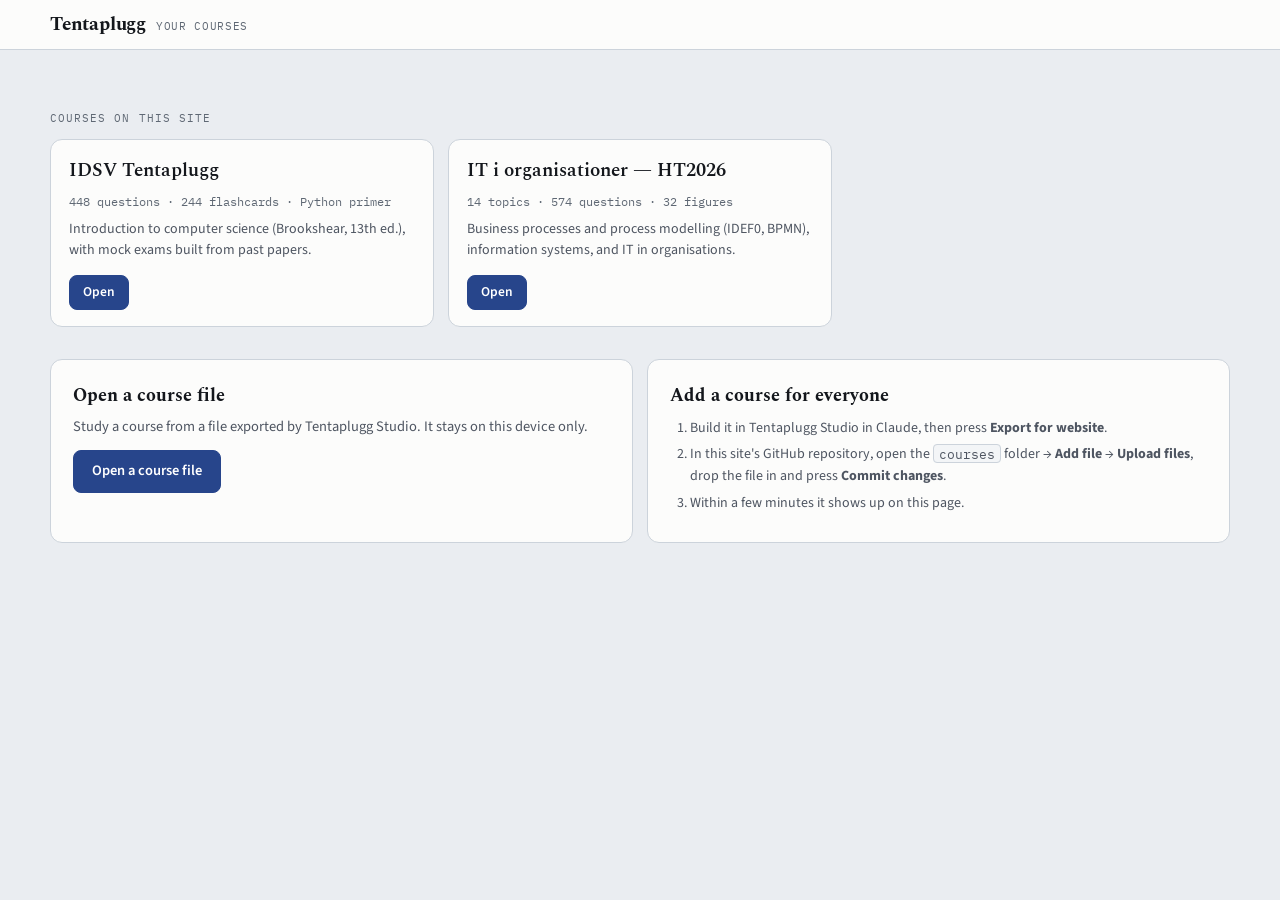
<file: index.html>
<!doctype html>
<html lang="en"><head><meta charset="utf-8"><meta name="viewport" content="width=device-width,initial-scale=1,viewport-fit=cover">
<meta name="robots" content="noindex, nofollow">
<link rel="icon" href="favicon.ico" sizes="any"><link rel="icon" href="icon-192.png" type="image/png"><link rel="apple-touch-icon" href="apple-touch-icon.png">
<link rel="manifest" href="manifest.webmanifest">
<meta name="theme-color" content="#27458B">
<title>Tentaplugg</title>
<link rel="preconnect" href="https://fonts.googleapis.com"><link rel="preconnect" href="https://fonts.gstatic.com" crossorigin>
<link rel="stylesheet" href="https://fonts.googleapis.com/css2?family=Spectral:ital,wght@0,400;0,600;0,700;1,400&family=Source+Sans+3:ital,wght@0,400;0,600;0,700;1,400&family=IBM+Plex+Mono:wght@400;500;600&display=swap">
<link rel="stylesheet" href="app/style.css">
<style>
.course a.btn{text-decoration:none}
.cdesc{margin:0;font-size:14px;color:var(--ink2);line-height:1.5}
.addbox{margin-top:2rem;display:grid;grid-template-columns:repeat(auto-fit,minmax(min(20rem,100%),1fr));gap:14px}
.addbox .panel2 h3{font-size:18px;margin-bottom:6px}
.addbox ol{margin:8px 0 0;padding-left:20px;font-size:14px;color:var(--ink2);line-height:1.55}
.addbox li{margin-bottom:5px}
.addbox code{font-family:var(--fm);font-size:.9em;background:var(--sunk);border:1px solid var(--line);border-radius:4px;padding:.5px 5px}
.sect{font-family:var(--fm);font-size:10.5px;letter-spacing:.1em;text-transform:uppercase;color:var(--ink3);margin:2rem 0 .75rem}
</style></head>
<body>
<header class="top"><div class="top-in"><div class="brand"><h1>Tentaplugg</h1><span class="sub">Your courses</span></div></div></header>
<main class="wrap">
  <div class="sect">Courses on this site</div>
  <div class="courses" id="site"><div class="emptylib">Loading courses…</div></div>
  <div id="localwrap" hidden><div class="sect">Opened on this device</div><div class="courses" id="local"></div></div>
  <div class="addbox">
    <div class="panel2"><h3>Open a course file</h3>
      <p class="lead" style="margin:0 0 12px">Study a course from a file exported by Tentaplugg Studio. It stays on this device only.</p>
      <button class="btn primary" id="pick">Open a course file</button><input type="file" id="filein" accept=".json,.html,application/json,text/html" hidden></div>
    <div class="panel2"><h3>Add a course for everyone</h3>
      <ol><li>Build it in Tentaplugg Studio in Claude, then press <b>Export for website</b>.</li>
        <li>In this site's GitHub repository, open the <code>courses</code> folder → <b>Add file</b> → <b>Upload files</b>, drop the file in and press <b>Commit changes</b>.</li>
        <li>Within a few minutes it shows up on this page.</li></ol></div>
  </div>
</main>
<div class="toast" id="toast" role="status" hidden></div>
<script src="app/library-db.js"></script>
<script src="app/library.js"></script>
</body></html>
</file>
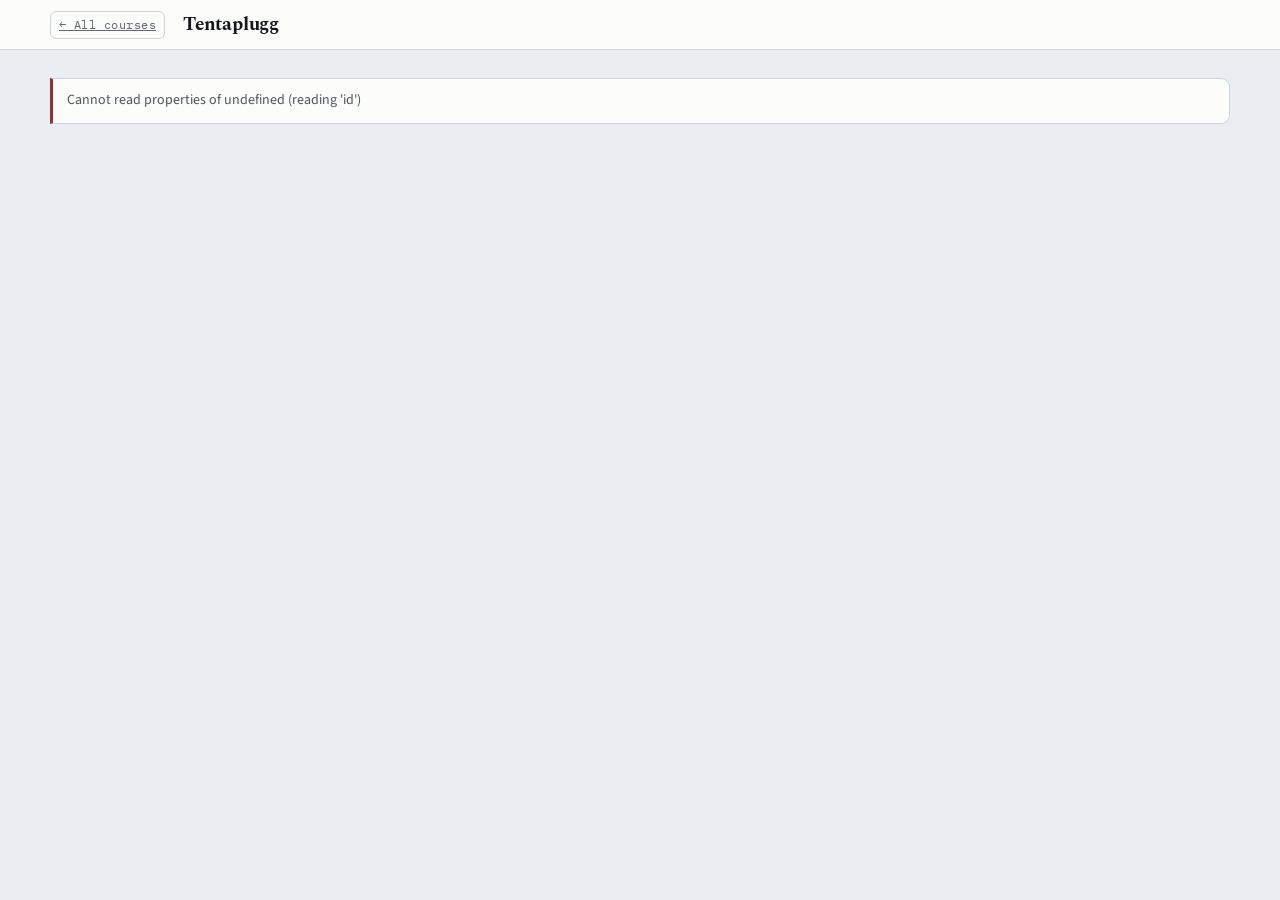
<file: course.html>
<!doctype html>
<html lang="en"><head><meta charset="utf-8"><meta name="viewport" content="width=device-width,initial-scale=1,viewport-fit=cover">
<meta name="robots" content="noindex, nofollow">
<link rel="icon" href="favicon.ico" sizes="any"><link rel="icon" href="icon-192.png" type="image/png"><link rel="apple-touch-icon" href="apple-touch-icon.png">
<link rel="manifest" href="manifest.webmanifest">
<meta name="theme-color" content="#27458B">
<title>Tentaplugg</title>
<link rel="preconnect" href="https://fonts.googleapis.com"><link rel="preconnect" href="https://fonts.gstatic.com" crossorigin>
<link rel="stylesheet" href="https://fonts.googleapis.com/css2?family=Spectral:ital,wght@0,400;0,600;0,700;1,400&family=Source+Sans+3:ital,wght@0,400;0,600;0,700;1,400&family=IBM+Plex+Mono:wght@400;500;600&display=swap">
<link rel="stylesheet" href="app/style.css">
</head>
<body><div id="app"><main class="wrap"><div class="emptylib">Opening the course…</div></main></div>
<script>window.TP_KATEX_URL = "app/katex.min.js";</script>
<script src="app/core.js"></script>
<script src="app/library-db.js"></script>
<script src="app/course.js"></script>
</body></html>
</file>
<file: app/style.css>
/* Layout: a library of courses; each course opens as the same two-mode study
   tool as IDSV Tentaplugg (Compendium | Drill). Tokens are IDSV's own. */
:root{
  --paper:#EAEDF1; --surface:#FCFCFB; --surface2:#E0E5EB; --sunk:#F3F5F7;
  --ink:#14171C; --ink2:#4E5561; --ink3:#5F6874;
  --line:#CCD3DB; --line2:#B7C0CA;
  --accent:#27458B; --accent-ink:#1B326A; --accent-soft:#DBE3F3; --on-accent:#FFFFFF;
  --ochre:#8E5C0E; --ochre-soft:#F2E6CE;
  --good:#276B4C; --good-soft:#D7E8DE;
  --bad:#95322F; --bad-soft:#F1DCDA;
  --shadow:0 1px 2px rgba(20,23,28,.06), 0 6px 18px -10px rgba(20,23,28,.22);
  --fd:"Spectral",Georgia,"Times New Roman",serif;
  --fb:"Source Sans 3",-apple-system,BlinkMacSystemFont,"Segoe UI",sans-serif;
  --fm:"IBM Plex Mono",ui-monospace,SFMono-Regular,Menlo,monospace;
}
@media (prefers-color-scheme: dark){
  :root:not([data-theme="light"]){
    --paper:#0F1218; --surface:#171B22; --surface2:#1F242D; --sunk:#12161C;
    --ink:#E7EAEE; --ink2:#9AA4B2; --ink3:#8A94A2;
    --line:#2B323C; --line2:#3A4250;
    --accent:#84A6E4; --accent-ink:#A9C2EF; --accent-soft:#1B2740; --on-accent:#0F1218;
    --ochre:#D3A055; --ochre-soft:#2E2617;
    --good:#67B992; --good-soft:#15291F;
    --bad:#DD8580; --bad-soft:#2B1917;
    --shadow:0 1px 2px rgba(0,0,0,.4), 0 8px 24px -12px rgba(0,0,0,.6);
    color-scheme:dark;
  }
}
:root[data-theme="dark"]{
  --paper:#0F1218; --surface:#171B22; --surface2:#1F242D; --sunk:#12161C;
  --ink:#E7EAEE; --ink2:#9AA4B2; --ink3:#8A94A2;
  --line:#2B323C; --line2:#3A4250;
  --accent:#84A6E4; --accent-ink:#A9C2EF; --accent-soft:#1B2740; --on-accent:#0F1218;
  --ochre:#D3A055; --ochre-soft:#2E2617;
  --good:#67B992; --good-soft:#15291F;
  --bad:#DD8580; --bad-soft:#2B1917;
  --shadow:0 1px 2px rgba(0,0,0,.4), 0 8px 24px -12px rgba(0,0,0,.6);
  color-scheme:dark;
}

*{box-sizing:border-box;min-width:0}
body{margin:0;background:var(--paper);color:var(--ink);font-family:var(--fb);font-size:16px;line-height:1.55;
     -webkit-font-smoothing:antialiased;overflow-wrap:break-word;max-width:100%;overflow-x:clip}
h1,h2,h3,h4{font-family:var(--fd);text-wrap:balance;margin:0}
code,.mono{font-family:var(--fm);overflow-wrap:anywhere}
a{color:var(--accent)}
button{font:inherit;color:inherit;cursor:pointer;border:0;background:none}
button:disabled{cursor:default}
input,select,textarea{font:inherit;color:var(--ink)}
:focus-visible{outline:2px solid var(--accent);outline-offset:2px;border-radius:4px}
@media (prefers-reduced-motion:reduce){*{animation:none!important;transition:none!important}}
.qtext,.ans,.opt,.tag,td,th,dt,dd,li,.lede,.note,.trap{overflow-wrap:anywhere}

/* ---------- top bar ---------- */
.top{position:sticky;top:env(safe-area-inset-top,0px);z-index:40;background:var(--surface);border-bottom:1px solid var(--line)}
.top-in{width:100%;max-width:76.25rem;margin:0 auto;padding:.625rem clamp(1rem,4vw,1.25rem);display:flex;align-items:center;gap:.5rem 1.125rem;flex-wrap:wrap}
.brand{display:flex;align-items:baseline;gap:10px;margin-right:auto;min-width:0}
.brand h1{font-size:19px;font-weight:700;letter-spacing:-.01em;white-space:nowrap;overflow:hidden;text-overflow:ellipsis}
.brand .sub{font-family:var(--fm);font-size:11px;color:var(--ink3);letter-spacing:.06em;text-transform:uppercase;white-space:nowrap}
.back{font-family:var(--fm);font-size:11.5px;color:var(--ink3);letter-spacing:.04em;padding:4px 8px;border-radius:6px;border:1px solid var(--line);white-space:nowrap}
.back:hover{color:var(--ink);border-color:var(--line2)}
.modes{display:flex;gap:2px;background:var(--surface2);padding:3px;border-radius:8px}
.modes button{padding:6px 14px;border-radius:6px;font-size:14px;font-weight:600;color:var(--ink2)}
.modes button[aria-pressed="true"]{background:var(--surface);color:var(--ink);box-shadow:0 1px 2px rgba(0,0,0,.1)}
.topright{display:flex;align-items:center;gap:8px;flex-wrap:wrap}

.wrap{width:100%;max-width:76.25rem;margin:0 auto;padding-inline:clamp(1rem,4vw,1.25rem);padding-block:1.75rem 4.5rem}

/* ---------- buttons, chips, segmented ---------- */
.btn{border:1px solid var(--line2);border-radius:8px;padding:9px 18px;font-size:14.5px;font-weight:600;background:var(--surface);display:inline-flex;align-items:center;justify-content:center;gap:6px}
.btn:hover:not(:disabled){border-color:var(--ink3)}
.btn:disabled{opacity:.45}
.btn.primary{background:var(--accent);border-color:var(--accent);color:var(--on-accent)}
.btn.primary:hover:not(:disabled){filter:brightness(1.08)}
.btn.good{border-color:var(--good);color:var(--good);background:var(--good-soft)}
.btn.bad{border-color:var(--bad);color:var(--bad);background:var(--bad-soft)}
.btn.ghost{border-color:transparent;color:var(--ink3);padding-inline:8px}
.btn.ghost:hover:not(:disabled){color:var(--ink);border-color:transparent}
.btn.sm{padding:6px 13px;font-size:13.5px}
.btn.xs{padding:3px 10px;font-size:12.5px;border-radius:7px}
.kbd{font-family:var(--fm);font-size:10px;border:1px solid var(--line2);border-radius:3px;padding:0 4px;color:var(--ink3);margin-left:4px;font-weight:500}
.btn.primary .kbd,.btn.good .kbd,.btn.bad .kbd{color:inherit;border-color:currentColor;opacity:.75}
.seg{display:inline-flex;background:var(--surface2);border-radius:9px;padding:3px;gap:2px;max-width:100%}
.seg button{padding:6px 13px;border-radius:7px;font-size:13.5px;font-weight:600;color:var(--ink2);white-space:nowrap}
.seg button[aria-pressed="true"]{background:var(--surface);color:var(--ink);box-shadow:0 1px 2px rgba(0,0,0,.12)}
.chip{border:1px solid var(--line);background:var(--surface);border-radius:99px;padding:4px 11px;font-size:13px;color:var(--ink2);display:inline-flex;gap:6px;align-items:center}
.chip:hover{border-color:var(--line2);color:var(--ink)}
.chip[aria-pressed="true"]{background:var(--accent);border-color:var(--accent);color:var(--on-accent)}
.olabel{font-family:var(--fm);font-size:10px;letter-spacing:.09em;text-transform:uppercase;color:var(--ink3)}

/* ---------- compendium ---------- */
.comp{display:grid;grid-template-columns:minmax(0,14.875rem) minmax(0,1fr);gap:clamp(1rem,3vw,2.5rem);align-items:start}
.rail{position:sticky;top:calc(var(--topgap,60px) + 16px);max-height:calc(100vh - var(--topgap,60px) - 40px);overflow:auto;padding-right:4px}
.rail-h{font-family:var(--fm);font-size:10.5px;letter-spacing:.1em;text-transform:uppercase;color:var(--ink3);padding:0 8px 8px}
.rail a{display:flex;align-items:baseline;gap:9px;padding:5px 8px;border-radius:6px;text-decoration:none;color:var(--ink2);font-size:14.5px;line-height:1.35}
.rail a:hover{background:var(--surface2);color:var(--ink)}
.rail a.on{background:var(--accent-soft);color:var(--accent-ink)}
.rail .n{font-family:var(--fm);font-size:11px;color:var(--ink3);min-width:16px}
.rail .qc{margin-left:auto;flex:0 0 auto;white-space:nowrap;font-family:var(--fm);font-size:10.5px;color:var(--ink3);font-variant-numeric:tabular-nums}
.railsel{display:none;width:100%;padding:9px 12px;border:1px solid var(--line2);border-radius:9px;background:var(--surface);font-size:15px}
.doc{width:100%;max-width:74ch}
.lede{border-left:3px solid var(--ochre);padding:2px 0 2px 16px;margin-bottom:30px;color:var(--ink2);font-size:15.5px}
.lede strong,.lede b{color:var(--ink)}
section.topic{padding-bottom:46px;margin-bottom:40px;border-bottom:1px solid var(--line);scroll-margin-top:calc(var(--topgap,60px) + 16px)}
section.topic:last-child{border-bottom:0}
.thead{display:flex;align-items:baseline;gap:12px;margin-bottom:4px}
.tnum{font-family:var(--fm);font-size:13px;color:var(--ochre);font-weight:600;letter-spacing:.04em}
.topic h2{font-size:29px;font-weight:700;letter-spacing:-.015em}
.tsrc{font-family:var(--fm);font-size:11.5px;color:var(--ink3);margin-bottom:22px;letter-spacing:.01em}
.topic h3{font-size:16.5px;font-weight:600;margin:30px 0 10px;letter-spacing:.005em}
.topic h3::before{content:"";display:inline-block;width:14px;height:1px;background:var(--line2);vertical-align:middle;margin-right:9px}
.topic p{margin:0 0 14px}
.topic code,.topic .mono{background:var(--sunk);border:1px solid var(--line);border-radius:4px;padding:.5px 5px;font-size:.88em}
dl.defs{margin:0 0 16px;display:grid}
dl.defs>div{display:grid;grid-template-columns:minmax(0,11.875rem) minmax(0,1fr);gap:0 1.125rem;padding:.56rem 0;border-top:1px solid var(--line)}
dl.defs>div:last-child{border-bottom:1px solid var(--line)}
dl.defs dt{font-weight:600;font-size:14.5px;line-height:1.4}
dl.defs dd{margin:0;font-size:15px;color:var(--ink2)}
dl.defs dd strong,dl.defs dd b{color:var(--ink)}
.tbl{overflow-x:auto;max-width:100%;margin:0 0 1.125rem;border:1px solid var(--line);border-radius:8px;background:var(--surface)}
table{border-collapse:collapse;width:100%;font-size:14.5px}
th{text-align:left;font-family:var(--fm);font-size:10.5px;letter-spacing:.08em;text-transform:uppercase;color:var(--ink3);font-weight:500;padding:9px 13px;background:var(--sunk);border-bottom:1px solid var(--line)}
td{padding:9px 13px;border-bottom:1px solid var(--line);vertical-align:top;color:var(--ink2)}
td strong,td b{color:var(--ink)}
tr:last-child td{border-bottom:0}
td:first-child{color:var(--ink);font-weight:600;overflow-wrap:normal;word-break:normal}
ol.steps{margin:0 0 18px;padding:0;counter-reset:s;list-style:none}
.steps-t{font-family:var(--fm);font-size:11px;letter-spacing:.07em;text-transform:uppercase;color:var(--ochre);margin-bottom:8px;font-weight:500}
ol.steps li{counter-increment:s;position:relative;padding-left:30px;margin-bottom:7px;font-size:15px;color:var(--ink2)}
ol.steps li::before{content:counter(s);position:absolute;left:0;top:1px;font-family:var(--fm);font-size:11px;color:var(--ink3);border:1px solid var(--line2);border-radius:50%;width:19px;height:19px;display:grid;place-items:center}
ol.steps li strong,ol.steps li b{color:var(--ink)}
.note,.trap{padding:12px 15px;border-radius:8px;margin:0 0 18px;font-size:14.5px}
.note{background:var(--sunk);border:1px solid var(--line)}
.trap{background:var(--ochre-soft);border:1px solid color-mix(in srgb,var(--ochre) 35%,transparent)}
.trap::before{content:"Watch out";display:block;font-family:var(--fm);font-size:10px;letter-spacing:.1em;text-transform:uppercase;color:var(--ochre);margin-bottom:5px;font-weight:600}
.deep{margin:-4px 0 20px;border:1px solid var(--line);border-radius:9px;background:var(--surface);overflow:hidden}
.deep summary{cursor:pointer;list-style:none;display:flex;align-items:center;gap:9px;padding:10px 14px;font-family:var(--fm);font-size:11px;letter-spacing:.06em;text-transform:uppercase;color:var(--accent-ink)}
.deep summary::-webkit-details-marker{display:none}
.deep summary:hover{background:var(--accent-soft)}
.deep summary .more{margin-left:auto;color:var(--ink3);font-size:16px;line-height:1;transition:transform .15s}
.deep[open] summary{border-bottom:1px solid var(--line);background:var(--accent-soft)}
.deep[open] summary .more{transform:rotate(45deg)}
.deep-b{padding:14px 16px 4px;font-size:15px;line-height:1.65;color:var(--ink2)}
.deep-b p{margin:0 0 13px}
.deep-b b,.deep-b strong{color:var(--ink);font-weight:600}
.deep-b .eg{margin:0 0 13px;padding:11px 14px;background:var(--sunk);border:1px solid var(--line);border-left:3px solid var(--good);border-radius:0 8px 8px 0;font-size:14.5px}
.deep-b .why{margin:0 0 13px;padding-left:14px;border-left:3px solid var(--line2)}
.deep-b ul,.deep-b ol{margin:0 0 13px;padding-left:20px}
.deep-b li{margin-bottom:6px}
.jump{margin-top:22px;display:flex;flex-wrap:wrap;gap:8px;align-items:center}
.jump .lbl{font-family:var(--fm);font-size:10.5px;letter-spacing:.08em;text-transform:uppercase;color:var(--ink3)}
.drillbtn{border:1px solid var(--accent);color:var(--accent);padding:5px 12px;border-radius:99px;font-size:13px;font-weight:600}
.drillbtn:hover{background:var(--accent-soft)}
.drillbtn.quiet{border-color:var(--line2);color:var(--ink2)}
.drillbtn.quiet:hover{background:var(--surface2);color:var(--ink)}
.drillbtn:disabled{opacity:.5}
.pending{padding:18px;border:1px dashed var(--line2);border-radius:10px;color:var(--ink3);font-size:14.5px;margin-bottom:12px}

/* ---------- drill ---------- */
.drill{display:grid;grid-template-columns:minmax(0,1fr) minmax(0,16.375rem);gap:clamp(1rem,2.5vw,2rem);align-items:start}
.dbar{position:sticky;top:var(--topgap,60px);z-index:25;display:flex;flex-wrap:wrap;gap:8px;align-items:center;background:var(--surface);border:1px solid var(--line);border-radius:10px;padding:.5rem .625rem}
.dbar::before{content:"";position:absolute;left:-1px;right:-1px;bottom:calc(100% + 1px);height:1.75rem;background:var(--paper)}
.dbar .seg button{padding:5px 12px;font-size:13px}
.picker{position:relative;flex:1 1 10rem}
.picker-btn{display:flex;align-items:center;gap:8px;width:100%;border:1px solid var(--line2);background:var(--surface);border-radius:9px;padding:6px 11px;min-height:2.25rem;font-size:13.5px;text-align:left}
.picker-btn:hover{border-color:var(--ink3)}
.picker-btn[aria-expanded="true"]{border-color:var(--accent);box-shadow:0 0 0 3px var(--accent-soft)}
.picker-btn .pl{font-family:var(--fm);font-size:10px;letter-spacing:.09em;text-transform:uppercase;color:var(--ink3);flex:0 0 auto}
.picker-btn .pv{font-weight:600;overflow:hidden;text-overflow:ellipsis;white-space:nowrap}
.picker-btn .pn{font-family:var(--fm);font-size:11px;color:var(--ink3);flex:0 0 auto;margin-left:auto;font-variant-numeric:tabular-nums}
.picker-panel{position:absolute;z-index:50;top:calc(100% + 6px);left:0;width:min(24rem,88vw);max-height:min(52vh,24rem);overflow:auto;overscroll-behavior:contain;background:var(--surface);border:1px solid var(--line2);border-radius:11px;box-shadow:0 10px 34px -12px rgba(0,0,0,.4),0 2px 6px rgba(0,0,0,.12)}
.picker-list{padding:5px}
.popt{display:grid;grid-template-columns:auto minmax(0,1fr) auto;gap:2px 10px;align-items:center;width:100%;text-align:left;padding:8px 10px;border-radius:7px;color:var(--ink2);font-size:14.5px}
.popt:hover{background:var(--surface2);color:var(--ink)}
.popt .box{width:1.05rem;height:1.05rem;border:1.5px solid var(--line2);border-radius:5px;display:grid;place-items:center;font-size:11px;line-height:1;color:transparent}
.popt[aria-checked="true"]{color:var(--ink);font-weight:600}
.popt[aria-checked="true"] .box{background:var(--accent);border-color:var(--accent);color:var(--on-accent)}
.popt .pn{font-family:var(--fm);font-size:11px;color:var(--ink3);font-variant-numeric:tabular-nums}
.popt .pb{grid-column:1/-1;height:3px;border-radius:99px;background:var(--surface2);overflow:hidden;margin-top:3px}
.popt .pb i{display:block;height:100%;background:var(--good)}
.picker-foot{position:sticky;bottom:0;background:var(--surface);border-top:1px solid var(--line);display:flex;flex-wrap:wrap;gap:7px;align-items:center;padding:9px 11px}
.picker-foot .sum{font-family:var(--fm);font-size:11.5px;color:var(--ink3);margin-right:auto;font-variant-numeric:tabular-nums}
.dsel{border:1px solid var(--line2);background:var(--surface);border-radius:9px;padding:6px 9px;min-height:2.25rem;font-size:13.5px}
.mockpos,.clock{font-family:var(--fm);font-size:12px;color:var(--ink3);font-variant-numeric:tabular-nums;white-space:nowrap}
.mockpos b{color:var(--ink);font-weight:600}
.dbar .grow{margin-left:auto}
.card{margin-top:1.125rem;background:var(--surface);border:1px solid var(--line);border-radius:12px;box-shadow:var(--shadow);padding:clamp(1rem,4vw,1.75rem);min-height:20rem;display:flex;flex-direction:column}
.cmeta{display:flex;align-items:center;gap:10px;margin-bottom:16px;flex-wrap:wrap}
.tag{font-family:var(--fm);font-size:10.5px;letter-spacing:.07em;text-transform:uppercase;padding:3px 8px;border-radius:4px;background:var(--accent-soft);color:var(--accent-ink);font-weight:600;max-width:100%}
.tag.t2{background:var(--sunk);color:var(--ink3);border:1px solid var(--line)}
.tag.weak{background:var(--bad-soft);color:var(--bad)}
.tag.seen{background:var(--good-soft);color:var(--good)}
.cpos{margin-left:auto;font-family:var(--fm);font-size:11.5px;color:var(--ink3);font-variant-numeric:tabular-nums}
.qtext{font-family:var(--fd);font-size:22px;line-height:1.4;white-space:pre-wrap;margin-bottom:22px;letter-spacing:-.005em}
.opts{display:grid;gap:8px;margin-bottom:18px}
.opt{text-align:left;border:1px solid var(--line);background:var(--surface);border-radius:8px;padding:10px 14px;font-size:15px;color:var(--ink);display:grid;grid-template-columns:auto 1fr;gap:11px;align-items:start}
.opt .k{font-family:var(--fm);font-size:11px;color:var(--ink3);margin-top:3px;min-width:.8rem}
.opt:hover:not(:disabled){border-color:var(--accent);background:var(--accent-soft)}
.opt.right{border-color:var(--good);background:var(--good-soft);color:var(--good);font-weight:600}
.opt.wrong{border-color:var(--bad);background:var(--bad-soft);color:var(--bad)}
.opts.multi .opt{grid-template-columns:19px 1fr}
.tick{width:17px;height:17px;margin-top:2px;border:1.5px solid var(--line2);border-radius:5px;display:grid;place-items:center;font-size:11px;line-height:1;color:transparent}
.opts.multi .opt:hover:not(:disabled){background:var(--surface)}
.opt.sel,.opts.multi .opt.sel:hover{border-color:var(--accent);background:var(--accent-soft)}
.opt.sel .tick{border-color:var(--accent);background:var(--accent);color:var(--on-accent)}
.opt.right .tick{border-color:var(--good);background:var(--good);color:var(--on-accent)}
.opt.wrong .tick{border-color:var(--bad);background:var(--bad);color:var(--on-accent)}
.opt.missed{border-color:var(--good);border-style:dashed;background:var(--good-soft);color:var(--good);font-weight:600}
.opt.missed .tick{border-color:var(--good);color:var(--good)}
.opt.muted{opacity:.6}
.optnote{display:block;font-family:var(--fm);font-size:10px;letter-spacing:.08em;text-transform:uppercase;margin-top:5px;font-weight:500}
.multihint{font-family:var(--fm);font-size:10.5px;letter-spacing:.08em;text-transform:uppercase;color:var(--ink3);margin:0 0 8px}
.ans{background:var(--sunk);border:1px solid var(--line);border-left:3px solid var(--good);border-radius:8px;padding:14px 16px;font-size:15.5px;margin-bottom:16px}
.ans .al,.yours .al{font-family:var(--fm);font-size:10px;letter-spacing:.1em;text-transform:uppercase;color:var(--good);display:block;margin-bottom:6px;font-weight:600}
.yours{background:var(--surface);border:1px solid var(--line);border-left:3px solid var(--line2);border-radius:8px;padding:12px 14px;font-size:15px;white-space:pre-wrap;margin-bottom:10px;color:var(--ink2)}
.yours .al{color:var(--ink3)}
.typed textarea{width:100%;min-height:4.2rem;resize:vertical;font-size:15px;background:var(--sunk);border:1px solid var(--line);border-radius:8px;padding:10px 12px;line-height:1.5;margin-bottom:16px}
.ctx{margin:0 0 18px;background:var(--sunk);border:1px solid var(--line);border-left:3px solid var(--accent);border-radius:0 9px 9px 0;padding:13px 16px 12px;animation:ctxin .22s ease-out}
@keyframes ctxin{from{opacity:0;transform:translateY(-4px)}to{opacity:1;transform:none}}
.ctx.hold{border-left-color:var(--ochre)}
.ctx-h{display:flex;align-items:baseline;gap:10px;flex-wrap:wrap;margin-bottom:9px}
.ctx-k{font-family:var(--fm);font-size:10px;letter-spacing:.1em;text-transform:uppercase;color:var(--accent-ink);font-weight:600}
.ctx.hold .ctx-k{color:var(--ochre)}
.ctx-ref{margin-left:auto;font-family:var(--fm);font-size:10.5px;color:var(--ink3)}
.ctx-b{font-size:14.5px;line-height:1.6;color:var(--ink2)}
.ctx-b p{margin:0 0 9px}
.ctx-b p:last-child{margin-bottom:0}
.ctx-b b,.ctx-b strong{color:var(--ink);font-weight:600}
.ctx-b .mono,.ctx-b code{font-family:var(--fm);font-size:.92em;color:var(--ink)}
.ctx-b ul,.ctx-b ol{margin:0 0 9px;padding-left:20px}
.cact{margin-top:auto;display:flex;gap:10px;flex-wrap:wrap;align-items:center;padding-top:8px}
.cact .navpair{display:flex;gap:8px;align-items:center;margin-left:auto}
.mocknav{margin-top:12px;background:var(--surface);border:1px solid var(--line);border-radius:10px;padding:11px 12px}
.mocknav .grid{display:flex;flex-wrap:wrap;gap:5px;margin-top:8px}
.qn-btn{width:2.05rem;height:2.05rem;border:1px solid var(--line);border-radius:7px;font-family:var(--fm);font-size:12px;color:var(--ink3);display:grid;place-items:center;font-variant-numeric:tabular-nums}
.qn-btn:hover{border-color:var(--ink3);color:var(--ink)}
.qn-btn.seen{color:var(--ink2);border-color:var(--line2)}
.qn-btn.ok{border-color:var(--good);background:var(--good-soft);color:var(--good);font-weight:600}
.qn-btn.no{border-color:var(--bad);background:var(--bad-soft);color:var(--bad);font-weight:600}
.qn-btn.cur{outline:2px solid var(--accent);outline-offset:1px;color:var(--ink);font-weight:700}
.result{margin-top:1.125rem;background:var(--surface);border:1px solid var(--line);border-radius:10px;padding:18px 20px}
.result .big{font-family:var(--fd);font-size:40px;font-weight:600;line-height:1;letter-spacing:-.02em;font-variant-numeric:tabular-nums}
.result .big span{font-size:17px;color:var(--ink3);font-family:var(--fb);font-weight:400}
.result .sub{font-size:14px;color:var(--ink2);margin:8px 0 14px}
.misslist{display:grid;gap:6px;margin-bottom:16px}
.misslist button{text-align:left;font-size:13.5px;color:var(--ink2);border-left:2px solid var(--bad);padding-left:9px;line-height:1.4}
.misslist button:hover{color:var(--ink)}
.side{display:grid;gap:18px;position:sticky;top:calc(var(--topgap,60px) + 16px)}
.scard{background:var(--surface);border:1px solid var(--line);border-radius:10px;padding:1rem}
.scard h4{font-family:var(--fm);font-size:10.5px;letter-spacing:.09em;text-transform:uppercase;color:var(--ink3);font-weight:500;margin-bottom:12px}
.bignum{font-family:var(--fd);font-size:38px;font-weight:600;line-height:1;letter-spacing:-.02em;font-variant-numeric:tabular-nums}
.bignum span{font-size:15px;color:var(--ink3);font-family:var(--fb);font-weight:400;margin-left:4px}
.meter{height:6px;border-radius:99px;background:var(--surface2);overflow:hidden;margin:12px 0 10px;display:flex}
.meter i{display:block;height:100%}
.meter .m-ok{background:var(--good)} .meter .m-bad{background:var(--bad)}
.legend{display:flex;flex-wrap:wrap;gap:6px 14px;font-size:12.5px;color:var(--ink2);font-variant-numeric:tabular-nums}
.legend b{font-family:var(--fm);font-weight:600;color:var(--ink)}
.tprog{display:grid;gap:7px}
.tprog .row{display:grid;grid-template-columns:minmax(0,1fr) auto;gap:.5rem;font-size:13px;color:var(--ink2)}
.tprog .bar{height:4px;background:var(--surface2);border-radius:99px;overflow:hidden;grid-column:1/-1;margin-top:-4px}
.tprog .bar i{display:block;height:100%;background:var(--accent)}
.tprog .pct{font-family:var(--fm);font-size:11px;color:var(--ink3);font-variant-numeric:tabular-nums}
.weaklist{display:grid;gap:8px;max-height:280px;overflow:auto}
.weaklist button{text-align:left;font-size:13px;color:var(--ink2);border-left:2px solid var(--bad);padding:2px 0 2px 9px;line-height:1.4}
.weaklist button:hover{color:var(--ink)}
.empty{font-size:13.5px;color:var(--ink3);font-style:italic}
.fc-card{display:block;perspective:1600px;cursor:pointer;margin-top:1.125rem;border-radius:14px;-webkit-tap-highlight-color:transparent}
.fc-inner{display:grid;transform-style:preserve-3d;transition:transform .5s cubic-bezier(.2,.7,.2,1)}
.fc-card.flipped .fc-inner{transform:rotateY(180deg)}
.fc-face{grid-area:1/1;-webkit-backface-visibility:hidden;backface-visibility:hidden;background:var(--surface);border:1px solid var(--line);border-radius:14px;box-shadow:var(--shadow);padding:clamp(1.4rem,5vw,2.4rem);min-height:15.5rem;display:flex;flex-direction:column;justify-content:center;align-items:center;text-align:center}
.fc-back{transform:rotateY(180deg);border-top:3px solid var(--accent);align-items:stretch;text-align:left}
.fc-k{font-family:var(--fm);font-size:10.5px;letter-spacing:.1em;text-transform:uppercase;color:var(--ink3);margin-bottom:14px}
.fc-term{font-family:var(--fd);font-size:clamp(25px,6vw,36px);line-height:1.2;font-weight:600;overflow-wrap:anywhere}
.fc-hint{margin-top:22px;font-size:12.5px;color:var(--ink3)}
.fc-def{font-size:17px;line-height:1.62;overflow-wrap:anywhere}
.fc-def b,.fc-def strong{font-weight:600}

/* ---------- figures drawn by Claude ---------- */
.fig{margin:0 0 22px;padding:16px 16px 12px;border:1px solid var(--line);border-radius:10px;background:var(--surface)}
.fig figcaption{margin-top:12px;padding-top:11px;border-top:1px solid var(--line);font-size:13.5px;color:var(--ink2);line-height:1.5}
.fig figcaption .r{display:block;margin-top:5px;font-family:var(--fm);font-size:10.5px;letter-spacing:.05em;color:var(--ink3);text-transform:uppercase}
.gfig svg{display:block;width:100%;height:auto;max-height:30rem;font-family:var(--fb);font-size:14px;stroke-width:1.5;overflow:visible}
.gfig text{fill:var(--ink);stroke:none}
.gfig rect,.gfig circle,.gfig ellipse,.gfig polygon{fill:var(--surface);stroke:var(--line2)}
.gfig line,.gfig polyline,.gfig path{fill:none;stroke:var(--ink2)}
.gfig marker path,.gfig marker polygon,.gfig marker circle,.gfig marker rect{fill:var(--ink2);stroke:none}
.gfig .mk-acc{fill:var(--accent)!important} .gfig .mk-good{fill:var(--good)!important} .gfig .mk-bad{fill:var(--bad)!important}
.gfig .s-acc{fill:var(--accent-soft);stroke:var(--accent)}
.gfig .s-good{fill:var(--good-soft);stroke:var(--good)}
.gfig .s-bad{fill:var(--bad-soft);stroke:var(--bad)}
.gfig .s-warn{fill:var(--ochre-soft);stroke:var(--ochre)}
.gfig .s-muted{fill:var(--sunk);stroke:var(--line)}
.gfig .s-solid{fill:var(--accent);stroke:var(--accent)}
.gfig .s-none{fill:none}
.gfig .nostroke{stroke:none}
.gfig .l-acc{stroke:var(--accent)} .gfig .l-good{stroke:var(--good)} .gfig .l-bad{stroke:var(--bad)} .gfig .l-warn{stroke:var(--ochre)}
.gfig .l-muted{stroke:var(--line2)} .gfig .l-dash{stroke-dasharray:5 4} .gfig .l-thick{stroke-width:2.5}
.gfig .t-muted{fill:var(--ink3)} .gfig .t-acc{fill:var(--accent-ink)} .gfig .t-good{fill:var(--good)} .gfig .t-bad{fill:var(--bad)}
.gfig .t-warn{fill:var(--ochre)} .gfig .t-inv{fill:var(--on-accent)} .gfig .t-mono{font-family:var(--fm)} .gfig .t-bold{font-weight:600}
.gfig .t-small{font-size:12px} .gfig .t-big{font-size:17px;font-family:var(--fd);font-weight:600}
.figmeasure{position:absolute;left:-10000px;top:0;width:640px;visibility:hidden;pointer-events:none}

/* ---------- formulas and numeric answers (v11) ---------- */
.math math{font-size:1.06em}
.mathd{display:block;overflow-x:auto;overflow-y:hidden;margin:6px 0;max-width:100%}
.mathd math{font-size:1.12em}
.numrow{display:flex;align-items:center;gap:10px;margin-bottom:8px;flex-wrap:wrap}
.numin{font:inherit;font-family:var(--fm);font-size:18px;width:min(16rem,100%);padding:10px 12px;border:1px solid var(--line2);border-radius:8px;background:var(--sunk);color:var(--ink)}
.numin:focus{outline:2px solid var(--accent);outline-offset:1px}
.numrow .unit{font-family:var(--fm);font-size:16px;color:var(--ink2)}
.numhint{font-size:12.5px;color:var(--ink3);margin-bottom:16px}
.yours.match{border-left-color:var(--good)}

/* ---------- course info card (v10) ---------- */
.icard{margin-bottom:clamp(1rem,3vw,1.5rem)}
.icard>h3{font-size:19px;margin-bottom:6px}
.isrcline{font-family:var(--fm);font-size:11.5px;color:var(--ink3);margin-bottom:8px}
.inudge{margin:0 0 4px;color:var(--ink);font-size:15px}
.iinote{font-size:13px;color:var(--ink3);margin:0 0 10px}
.imd{margin:12px 0 4px;padding:14px 16px;border:1px solid var(--line);border-radius:9px;background:var(--sunk);max-height:28rem;overflow:auto;font-size:14.5px;line-height:1.6;color:var(--ink2)}
.imd h2{font-size:20px;margin:0 0 8px;color:var(--ink)} .imd h3{font-size:15.5px;margin:16px 0 6px;color:var(--ink)} .imd h4{font-size:14.5px;margin:12px 0 4px;color:var(--ink)}
.imd p{margin:0 0 8px} .imd ul,.imd ol{margin:0 0 8px;padding-left:20px} .imd li{margin-bottom:3px} .imd b{color:var(--ink)}
.imd code{font-family:var(--fm);font-size:.9em}
.ichecks{border:1px solid color-mix(in srgb,var(--ochre) 45%,transparent);background:var(--ochre-soft);border-radius:9px;padding:11px 14px;margin:0 0 12px}
.ich-h{font-family:var(--fm);font-size:10.5px;letter-spacing:.09em;text-transform:uppercase;color:var(--ochre);font-weight:600;margin-bottom:6px}
.ichecks ul{margin:0;padding-left:18px;font-size:14px;color:var(--ink2)} .ichecks li{margin-bottom:6px} .ichecks b{color:var(--ink)}
.ival{font-family:var(--fm);font-size:.92em;color:var(--ink);background:var(--surface);border:1px solid var(--line);border-radius:4px;padding:0 5px}
.isrc{display:block;font-family:var(--fm);font-size:11px;color:var(--ink3);margin-top:2px}
.iedit{min-height:22rem!important;font-family:var(--fm);font-size:13px!important;line-height:1.55}
.icard .seg{margin-top:2px}

/* ---------- library + builder ---------- */
.libhead{display:flex;align-items:flex-end;gap:1rem;flex-wrap:wrap;margin-bottom:1.5rem}
.libhead h2{font-size:30px;font-weight:700;letter-spacing:-.015em}
.libhead p{margin:6px 0 0;color:var(--ink2);max-width:60ch;font-size:15.5px}
.libhead .btn{margin-left:auto}
.courses{display:grid;grid-template-columns:repeat(auto-fill,minmax(min(19rem,100%),1fr));gap:14px}
.course{background:var(--surface);border:1px solid var(--line);border-radius:12px;padding:16px 18px;display:flex;flex-direction:column;gap:8px;text-align:left}
.course:hover{border-color:var(--line2);box-shadow:var(--shadow)}
.course h3{font-size:19px;font-weight:600}
.course .meta{font-family:var(--fm);font-size:11.5px;color:var(--ink3);font-variant-numeric:tabular-nums;display:flex;gap:6px 14px;flex-wrap:wrap}
.course .row{display:flex;gap:8px;align-items:center;flex-wrap:wrap;margin-top:auto;padding-top:6px}
.pill{font-family:var(--fm);font-size:10.5px;letter-spacing:.06em;text-transform:uppercase;padding:2px 8px;border-radius:99px;border:1px solid var(--line2);color:var(--ink3);white-space:nowrap}
.pill.ok{border-color:var(--good);color:var(--good);background:var(--good-soft)}
.pill.run{border-color:var(--accent);color:var(--accent-ink);background:var(--accent-soft)}
.pill.warn{border-color:var(--ochre);color:var(--ochre);background:var(--ochre-soft)}
.pill.err{border-color:var(--bad);color:var(--bad);background:var(--bad-soft)}
.how{display:grid;grid-template-columns:repeat(auto-fit,minmax(min(15rem,100%),1fr));gap:12px;margin-top:1.75rem}
.howcard{border:1px solid var(--line);border-radius:10px;padding:13px 15px;background:var(--surface)}
.howcard h4{font-family:var(--fd);font-size:16px;font-weight:600;margin-bottom:5px;display:flex;align-items:baseline;gap:8px}
.howcard h4 .k{font-family:var(--fm);font-size:9.5px;letter-spacing:.09em;text-transform:uppercase;color:var(--ochre);font-weight:600}
.howcard p{font-size:13.5px;color:var(--ink2);margin:0;line-height:1.5}
.emptylib{border:1px dashed var(--line2);border-radius:12px;padding:22px;color:var(--ink2);font-size:15px;background:var(--surface)}
.banner{border:1px solid var(--line);border-left:3px solid var(--ochre);background:var(--surface);border-radius:0 9px 9px 0;padding:11px 14px;font-size:14px;color:var(--ink2);margin-bottom:16px}
.banner.bad{border-left-color:var(--bad)}
.banner b{color:var(--ink)}

.steps-nav{display:flex;gap:6px;flex-wrap:wrap;margin-bottom:1.5rem}
.stepn{display:flex;align-items:center;gap:8px;padding:6px 12px 6px 7px;border:1px solid var(--line);border-radius:99px;font-size:13.5px;color:var(--ink3);background:var(--surface)}
.stepn i{font-style:normal;font-family:var(--fm);font-size:11px;width:20px;height:20px;border-radius:50%;display:grid;place-items:center;border:1px solid var(--line2)}
.stepn.on{border-color:var(--accent);color:var(--ink);font-weight:600}
.stepn.on i{background:var(--accent);border-color:var(--accent);color:var(--on-accent)}
.stepn.done i{background:var(--good-soft);border-color:var(--good);color:var(--good)}
.bgrid{display:grid;grid-template-columns:minmax(0,1fr) minmax(0,20rem);gap:clamp(1rem,3vw,2rem);align-items:start}
.panel2{background:var(--surface);border:1px solid var(--line);border-radius:12px;padding:clamp(1rem,3vw,1.375rem)}
.panel2>h3{font-size:19px;margin-bottom:4px}
.panel2>p.lead{margin:0 0 14px;color:var(--ink2);font-size:14.5px}
.field{display:grid;gap:5px;margin-bottom:14px}
.field label,.flabel{font-family:var(--fm);font-size:10.5px;letter-spacing:.08em;text-transform:uppercase;color:var(--ink3)}
.field input[type=text],.field select,.field textarea,.tin{width:100%;border:1px solid var(--line2);background:var(--sunk);border-radius:8px;padding:9px 11px;font-size:15px}
.field textarea{min-height:5rem;resize:vertical;line-height:1.5}
.field .hint{font-size:12.5px;color:var(--ink3)}
.checks{display:flex;flex-wrap:wrap;gap:8px}
.drop{display:block;border:1.5px dashed var(--line2);border-radius:12px;padding:26px 18px;text-align:center;background:var(--sunk);color:var(--ink2);transition:border-color .15s,background .15s}
.drop.over{border-color:var(--accent);background:var(--accent-soft)}
.drop b{color:var(--ink)}
.drop .pick{display:flex;gap:8px;justify-content:center;flex-wrap:wrap;margin:12px 0 4px}
.drop .types{font-family:var(--fm);font-size:11px;color:var(--ink3);margin-top:6px;letter-spacing:.03em}
.files{display:grid;gap:0;margin-top:14px}
.frow{display:grid;grid-template-columns:minmax(0,1fr) auto auto;gap:6px 12px;align-items:center;padding:9px 0;border-top:1px solid var(--line)}
.frow:last-child{border-bottom:1px solid var(--line)}
.frow .fn{font-weight:600;font-size:14.5px;overflow:hidden;text-overflow:ellipsis;white-space:nowrap}
.frow .fm{font-family:var(--fm);font-size:11px;color:var(--ink3);grid-column:1/2;font-variant-numeric:tabular-nums}
.frow .fm.warn{color:var(--ochre)} .frow .fm.bad{color:var(--bad)}
.frow select{border:1px solid var(--line2);background:var(--surface);border-radius:7px;padding:4px 6px;font-size:13px;grid-row:1/3;grid-column:2}
.frow .x{grid-row:1/3;grid-column:3;color:var(--ink3);font-size:18px;line-height:1;padding:4px 7px;border-radius:6px}
.frow .x:hover{color:var(--bad);background:var(--bad-soft)}
.trow{display:grid;grid-template-columns:auto minmax(0,1fr) auto;gap:6px 12px;align-items:start;padding:12px 0;border-top:1px solid var(--line)}
.trow:last-child{border-bottom:1px solid var(--line)}
.trow.off{opacity:.55}
.trow .tn{font-family:var(--fm);font-size:12px;color:var(--ochre);font-weight:600;padding-top:9px;min-width:1.4rem}
.trow .tbody{display:grid;gap:6px}
.trow .tin{padding:7px 10px;font-weight:600;font-size:15px}
.trow .tsum{font-size:13.5px;color:var(--ink2)}
.trow .tsrcs{font-family:var(--fm);font-size:11px;color:var(--ink3)}
.trow .tctl{display:flex;gap:6px;align-items:center;flex-wrap:wrap;justify-content:flex-end}
.wsel{border:1px solid var(--line2);background:var(--surface);border-radius:7px;padding:4px 6px;font-size:12.5px}
.prow{display:grid;grid-template-columns:auto minmax(0,1fr) auto;gap:4px 12px;align-items:center;padding:10px 0;border-top:1px solid var(--line)}
.prow:last-child{border-bottom:1px solid var(--line)}
.prow .tn{font-family:var(--fm);font-size:12px;color:var(--ochre);font-weight:600;min-width:1.4rem}
.prow .pt{font-weight:600;font-size:14.5px}
.prow .stages{display:flex;gap:5px;flex-wrap:wrap;grid-column:2/3}
.prow .pctl{grid-row:1/3;grid-column:3;display:flex;gap:6px;align-items:center}
.prow .perr{grid-column:2/4;font-size:12.5px;color:var(--bad)}
.stage{font-family:var(--fm);font-size:10.5px;letter-spacing:.04em;padding:2px 8px;border-radius:5px;border:1px solid var(--line);color:var(--ink3);white-space:nowrap;font-variant-numeric:tabular-nums}
.stage.run{border-color:var(--accent);color:var(--accent-ink);background:var(--surface);font-weight:600}
.stage.done{border-color:var(--good);color:var(--good);background:var(--good-soft)}
.stage.err{border-color:var(--bad);color:var(--bad);background:var(--bad-soft)}
@keyframes pulse{50%{opacity:.55}}
.actions{display:flex;gap:10px;flex-wrap:wrap;align-items:center;margin-top:16px}
.runbox{border:1px solid var(--accent);background:var(--accent-soft);border-radius:10px;padding:12px 14px;margin:4px 0 14px}
.runhead{display:flex;gap:6px 12px;align-items:baseline;flex-wrap:wrap;font-size:14.5px;color:var(--ink2)}
.runhead b{color:var(--accent-ink);font-weight:600}
.runclock{margin-left:auto;font-family:var(--fm);font-size:12px;color:var(--accent-ink);font-variant-numeric:tabular-nums}
.runbar{height:6px;border-radius:99px;background:var(--surface);overflow:hidden;margin:10px 0 8px}
.runbar i{display:block;height:100%;background:var(--accent);transition:width .4s ease}
.runnote{font-size:13px;color:var(--ink2);line-height:1.5}
.prow.active{background:var(--accent-soft);box-shadow:inset 3px 0 0 var(--accent);padding-left:10px;margin-left:-10px;padding-right:10px;margin-right:-10px;border-radius:0 8px 8px 0}
.stage.run::before{content:"";display:inline-block;width:7px;height:7px;border-radius:50%;background:var(--accent);margin-right:6px;vertical-align:1px;animation:pulse 1s ease-in-out infinite}
.actions .grow{margin-left:auto}
.status{font-size:13.5px;color:var(--ink2)}
.status.bad{color:var(--bad)}
.kv{display:grid;grid-template-columns:auto 1fr;gap:6px 14px;font-size:13.5px;color:var(--ink2);margin:0}
.kv dt{font-family:var(--fm);font-size:11px;color:var(--ink3);padding-top:2px}
.kv dd{margin:0;font-variant-numeric:tabular-nums}
.log{display:grid;gap:10px}
.logi{border-left:2px solid var(--ochre);padding-left:10px;font-size:13.5px;color:var(--ink2)}
.logi b{color:var(--ink)}
.logi .lq{font-family:var(--fd);font-size:15px;color:var(--ink)}
.toast{position:fixed;left:50%;bottom:calc(18px + env(safe-area-inset-bottom,0px));transform:translateX(-50%);background:var(--ink);color:var(--paper);padding:9px 16px;border-radius:9px;font-size:14px;z-index:90;max-width:calc(100% - 32px);box-shadow:var(--shadow)}
.confirm{display:flex;gap:8px;align-items:center;flex-wrap:wrap;font-size:13.5px;color:var(--bad)}

@media(max-width:960px){
  .comp{grid-template-columns:minmax(0,1fr);gap:12px}
  .rail{position:static;max-height:none;overflow:visible;padding:0}
  .rail-h,.rail-in{display:none}
  .railsel{display:block}
  .drill{display:block}
  .side{position:static;margin-top:24px;grid-template-columns:repeat(auto-fit,minmax(min(14.375rem,100%),1fr))}
  .bgrid{grid-template-columns:minmax(0,1fr)}
}
@media(max-width:700px){
  .wrap{padding-block:18px 56px}
  .dbar{padding:6px 7px;gap:6px}
  .dbar .seg{flex:1 1 100%}
  .dbar .seg button{flex:1 1 0;text-align:center;padding:7px 5px}
  .picker{position:static}
  .picker-panel{left:0;right:0;width:auto;max-height:min(46vh,20rem)}
  dl.defs>div{grid-template-columns:1fr;gap:3px}
  th{padding:7px 9px;font-size:9.5px}
  td{padding:7px 9px}
  table{font-size:13.5px}
}
@media(max-width:560px){
  .top-in{padding:8px 16px;gap:8px 12px}
  .brand h1{font-size:17px}
  .brand .sub{display:none}
  .modes{order:3;flex:1 0 100%}
  .modes button{flex:1 1 0;text-align:center;padding:8px 3px;font-size:13px}
  .card{padding:18px 16px;min-height:0}
  .qtext{font-size:18.5px}
  .cact .btn{flex:1 1 auto;min-height:44px}
  .cact .navpair{flex:1 1 100%;margin-left:0}
  .cact .navpair .btn{flex:1 1 0}
  .kbd{display:none}
  .topic h2{font-size:24px}
  .libhead h2{font-size:25px}
  .libhead .btn{margin-left:0}
  .frow{grid-template-columns:minmax(0,1fr) auto}
  .frow select{grid-row:auto;grid-column:1/2;justify-self:start}
  .frow .x{grid-row:1/2;grid-column:2}
  .trow{grid-template-columns:auto minmax(0,1fr)}
  .trow .tctl{grid-column:1/-1;justify-content:flex-start}
  .prow .pctl{grid-row:auto;grid-column:1/-1}
}
.mixrow{display:flex;align-items:center;gap:10px;margin:4px 0 8px}
.mixrow .mixend{font-size:13px;font-weight:600;color:var(--ink2);white-space:nowrap}
.mixr{flex:1;min-width:0;accent-color:var(--accent)}
.mixfield .chip{align-self:flex-start;width:fit-content;max-width:100%;margin-bottom:6px}
.mixbox{border-top:1px solid var(--line);margin-top:14px;padding-top:12px}
.lnk{background:none;border:0;padding:0;color:var(--accent);font:inherit;text-decoration:underline;cursor:pointer}
.sqprev{grid-column:1/-1;background:var(--sunk);border:1px solid var(--line);border-radius:10px;padding:12px 14px;margin:2px 0 10px;font-size:14px}
.sqlist{margin:0;padding-left:0;list-style:none;max-height:340px;overflow:auto}
.sqlist li{padding:5px 0;border-bottom:1px solid var(--line)}
.sqlist li:last-child{border-bottom:0}
.sqa{display:block;color:var(--ink2);font-size:13px;margin-top:2px}
.runeta{margin-left:auto;font-size:13px;color:var(--ink2);white-space:nowrap}
.runeta:empty{display:none}
.runeta + .runclock{margin-left:12px}
</file>
